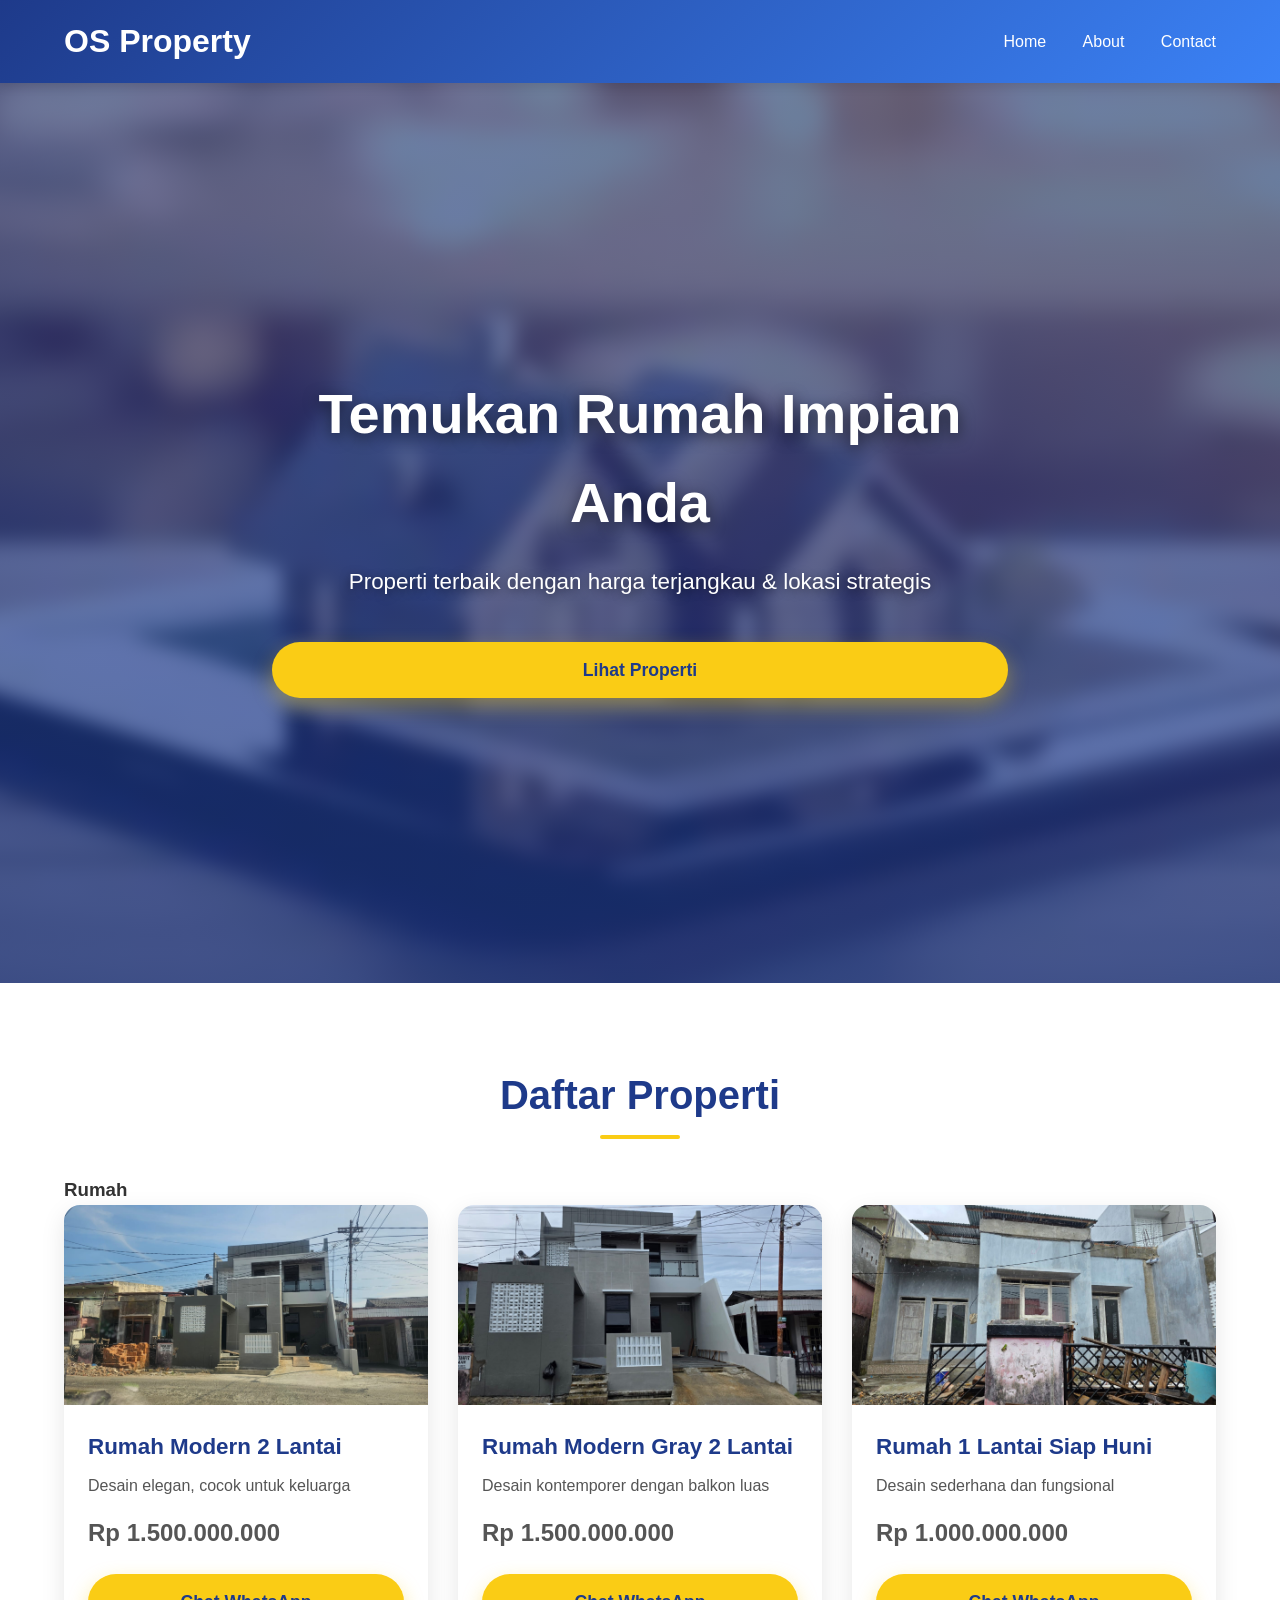
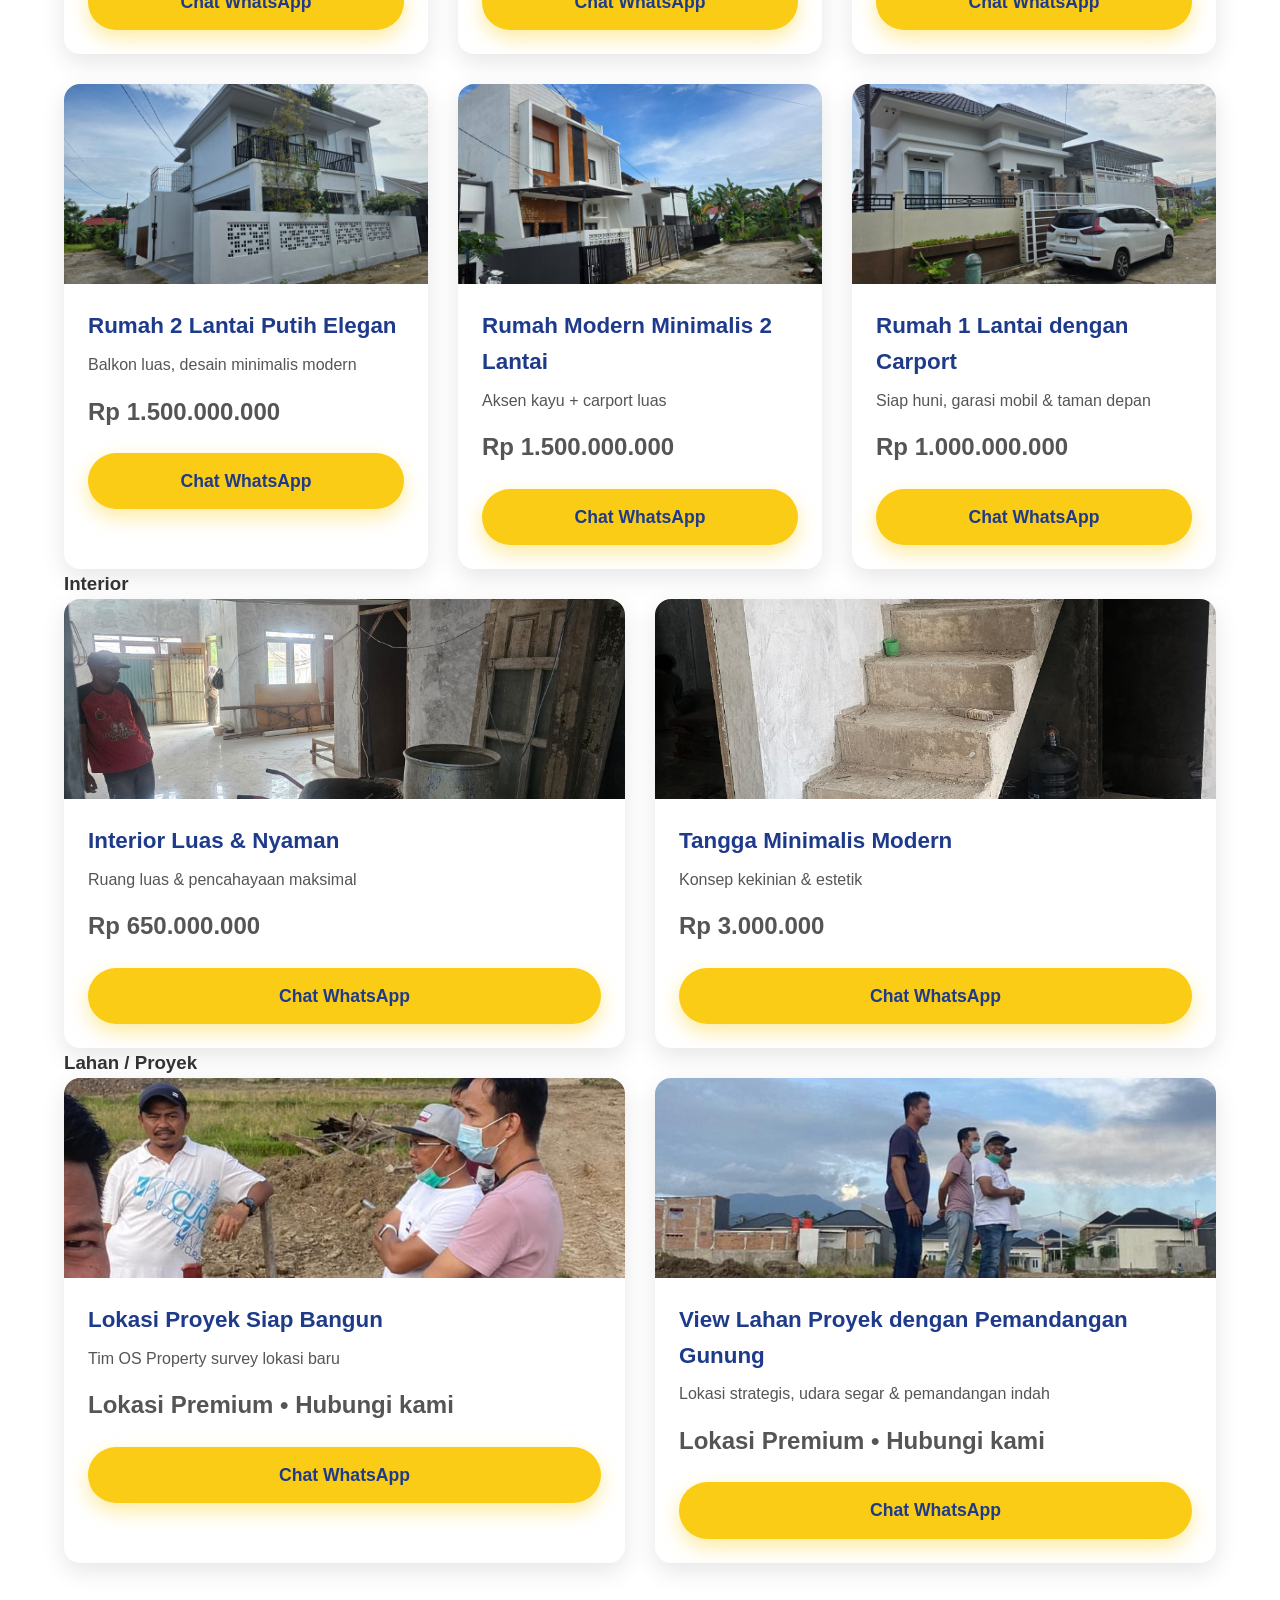
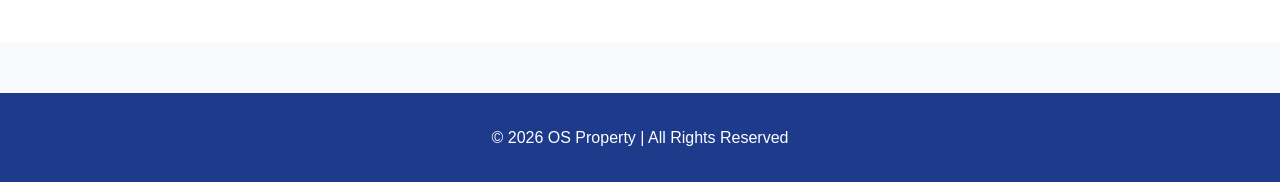
<file: index.html>
<!DOCTYPE html>
<html lang="id">
<head>
    <meta charset="UTF-8">
    <title>OS Property</title>
    <link rel="stylesheet" href="style.css">
    
    <!-- CSS untuk gambar kecil + Modal -->
    <style>
        .card img {
            width: 100%;
            height: 200px;
            object-fit: cover;
            border-radius: 8px 8px 0 0;
            display: block;
            cursor: pointer;
            transition: transform 0.2s;
        }
        .card img:hover {
            transform: scale(1.05);
        }

        /* Modal (gambar besar) */
        .modal {
            display: none;
            position: fixed;
            z-index: 10000;
            left: 0;
            top: 0;
            width: 100%;
            height: 100%;
            background-color: rgba(0, 0, 0, 0.95);
            align-items: center;
            justify-content: center;
        }
        .modal-content {
            max-width: 90%;
            max-height: 90%;
            border-radius: 12px;
            box-shadow: 0 0 30px rgba(255,255,255,0.3);
        }
        .close {
            position: absolute;
            top: 25px;
            right: 35px;
            color: #fff;
            font-size: 50px;
            font-weight: bold;
            cursor: pointer;
            z-index: 10001;
        }
        .close:hover {
            color: #ff0000;
        }
    </style>
</head>
<body>

<header>
    <h1>OS Property</h1>
    <nav>
        <a href="index.html">Home</a>
        <a href="about.html">About</a>
        <a href="contact.html">Contact</a>
    </nav>
</header>

<section class="hero">
    <div class="overlay">
        <h2>Temukan Rumah Impian Anda</h2>
        <p>Properti terbaik dengan harga terjangkau & lokasi strategis</p>
        <a href="#properti" class="btn">Lihat Properti</a>
    </div>
</section>

<section id="properti">
    <h2 class="title">Daftar Properti</h2>

    <!-- ==================== KATEGORI RUMAH ==================== -->
    <div class="category">
        <h3>Rumah</h3>
        <div class="card-container">

            <!-- Rumah Lama -->
            <div class="card">
                <img src="images/rumah3.jpeg" alt="Rumah Modern 2 Lantai" onclick="openModal(this.src)">
                <div class="card-body">
                    <h3>Rumah Modern 2 Lantai</h3>
                    <p>Desain elegan, cocok untuk keluarga</p>
                    <p class="harga">Rp 1.500.000.000</p>
                    <a href="https://wa.me/628123456789" target="_blank" class="btn">Chat WhatsApp</a>
                </div>
            </div>

            <div class="card">
                <img src="images/rumah4.jpeg" alt="Rumah Modern Gray" onclick="openModal(this.src)">
                <div class="card-body">
                    <h3>Rumah Modern Gray 2 Lantai</h3>
                    <p>Desain kontemporer dengan balkon luas</p>
                    <p class="harga">Rp 1.500.000.000</p>
                    <a href="https://wa.me/628123456789" target="_blank" class="btn">Chat WhatsApp</a>
                </div>
            </div>

            <div class="card">
                <img src="images/rumah5.jpeg" alt="Rumah 1 Lantai" onclick="openModal(this.src)">
                <div class="card-body">
                    <h3>Rumah 1 Lantai Siap Huni</h3>
                    <p>Desain sederhana dan fungsional</p>
                    <p class="harga">Rp 1.000.000.000</p>
                    <a href="https://wa.me/628123456789" target="_blank" class="btn">Chat WhatsApp</a>
                </div>
            </div>

            <!-- 3 Rumah Baru -->
            <div class="card">
                <img src="images/rumah8.jpeg" alt="Rumah 2 Lantai Putih Elegan" onclick="openModal(this.src)">
                <div class="card-body">
                    <h3>Rumah 2 Lantai Putih Elegan</h3>
                    <p>Balkon luas, desain minimalis modern</p>
                    <p class="harga">Rp 1.500.000.000</p>
                    <a href="https://wa.me/628123456789" target="_blank" class="btn">Chat WhatsApp</a>
                </div>
            </div>

            <div class="card">
                <img src="images/rumah9.jpeg" alt="Rumah Modern Minimalis" onclick="openModal(this.src)">
                <div class="card-body">
                    <h3>Rumah Modern Minimalis 2 Lantai</h3>
                    <p>Aksen kayu + carport luas</p>
                    <p class="harga">Rp 1.500.000.000</p>
                    <a href="https://wa.me/628123456789" target="_blank" class="btn">Chat WhatsApp</a>
                </div>
            </div>

            <div class="card">
                <img src="images/rumah10.jpeg" alt="Rumah 1 Lantai dengan Carport" onclick="openModal(this.src)">
                <div class="card-body">
                    <h3>Rumah 1 Lantai dengan Carport</h3>
                    <p>Siap huni, garasi mobil & taman depan</p>
                    <p class="harga">Rp 1.000.000.000</p>
                    <a href="https://wa.me/628123456789" target="_blank" class="btn">Chat WhatsApp</a>
                </div>
            </div>

        </div>
    </div>

    <!-- ==================== KATEGORI INTERIOR ==================== -->
    <div class="category">
        <h3>Interior</h3>
        <div class="card-container">
            <div class="card">
                <img src="images/rumah2.jpeg" alt="Interior Luas" onclick="openModal(this.src)">
                <div class="card-body">
                    <h3>Interior Luas & Nyaman</h3>
                    <p>Ruang luas & pencahayaan maksimal</p>
                    <p class="harga">Rp 650.000.000</p>
                    <a href="https://wa.me/628123456789" target="_blank" class="btn">Chat WhatsApp</a>
                </div>
            </div>

            <div class="card">
                <img src="images/rumah1.jpeg" alt="Tangga Minimalis" onclick="openModal(this.src)">
                <div class="card-body">
                    <h3>Tangga Minimalis Modern</h3>
                    <p>Konsep kekinian & estetik</p>
                    <p class="harga">Rp 3.000.000</p>
                    <a href="https://wa.me/628123456789" target="_blank" class="btn">Chat WhatsApp</a>
                </div>
            </div>
        </div>
    </div>

    <!-- ==================== KATEGORI LAHAN / PROYEK ==================== -->
    <div class="category">
        <h3>Lahan / Proyek</h3>
        <div class="card-container">
            <div class="card">
                <img src="images/rumah6.jpeg" alt="Site Visit Proyek" onclick="openModal(this.src)">
                <div class="card-body">
                    <h3>Lokasi Proyek Siap Bangun</h3>
                    <p>Tim OS Property survey lokasi baru</p>
                    <p class="harga">Lokasi Premium • Hubungi kami</p>
                    <a href="https://wa.me/628123456789" target="_blank" class="btn">Chat WhatsApp</a>
                </div>
            </div>

            <div class="card">
                <img src="images/rumah7.jpeg" alt="View Lahan Proyek" onclick="openModal(this.src)">
                <div class="card-body">
                    <h3>View Lahan Proyek dengan Pemandangan Gunung</h3>
                    <p>Lokasi strategis, udara segar & pemandangan indah</p>
                    <p class="harga">Lokasi Premium • Hubungi kami</p>
                    <a href="https://wa.me/628123456789" target="_blank" class="btn">Chat WhatsApp</a>
                </div>
            </div>
        </div>
    </div>
</section>

<!-- ==================== MODAL GAMBAR BESAR ==================== -->
<div id="imageModal" class="modal">
    <span class="close" onclick="closeModal()">&times;</span>
    <img class="modal-content" id="modalImage">
</div>

<footer>
    <p>© 2026 OS Property | All Rights Reserved</p>
</footer>

<script>
    const modal = document.getElementById("imageModal");
    const modalImg = document.getElementById("modalImage");

    function openModal(src) {
        modal.style.display = "flex";
        modalImg.src = src;
    }

    function closeModal() {
        modal.style.display = "none";
    }

    modal.addEventListener('click', function(e) {
        if (e.target === modal) closeModal();
    });
</script>

</body>
</html>
</file>
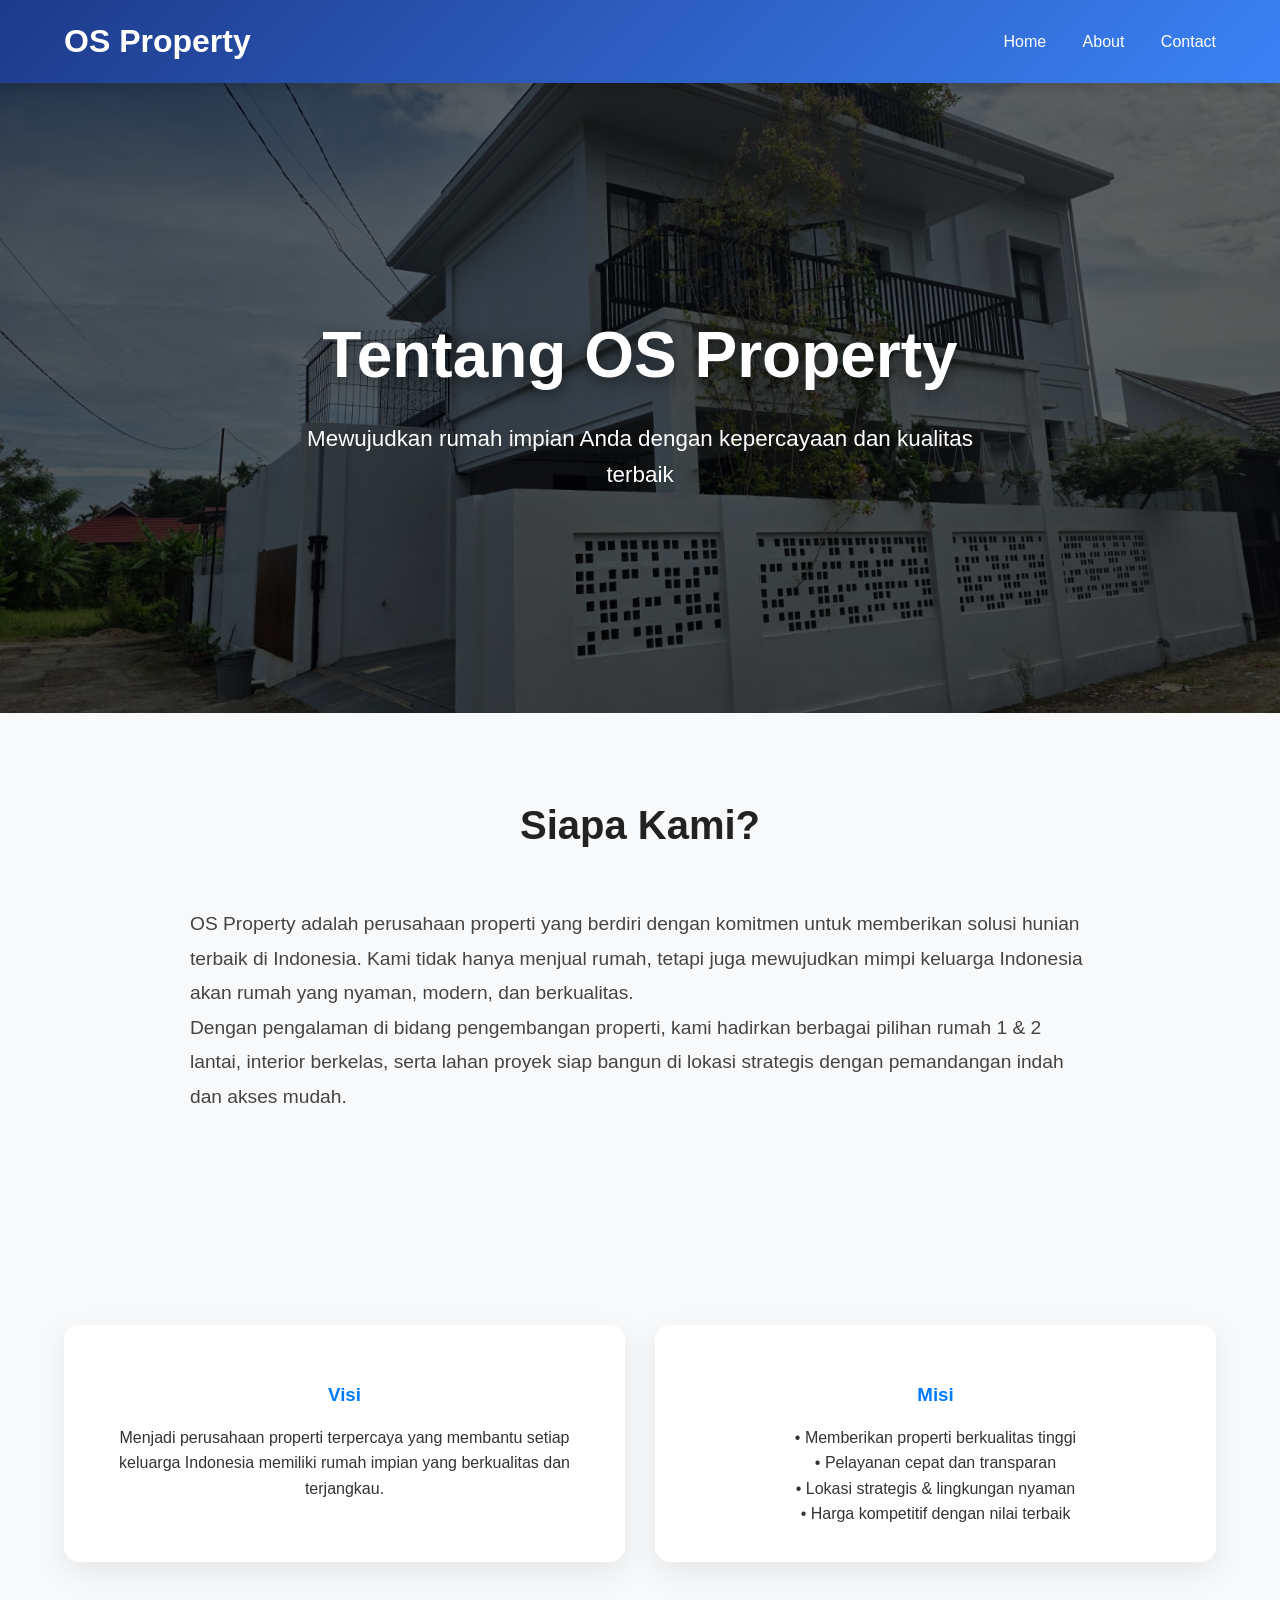
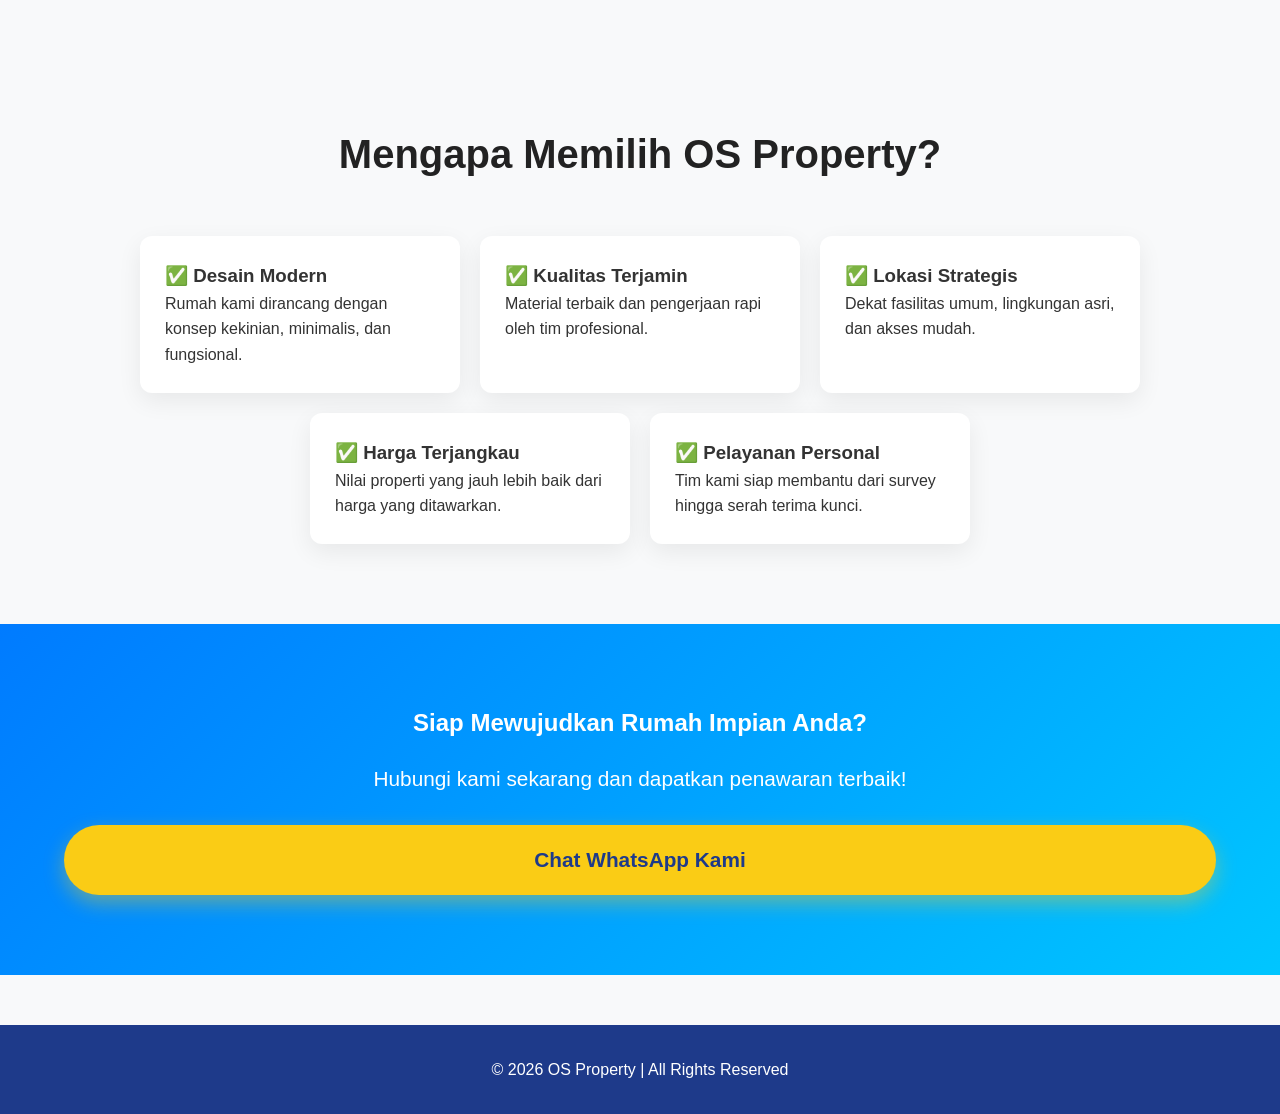
<file: about.html>
<!DOCTYPE html>
<html lang="id">
<head>
    <meta charset="UTF-8">
    <meta name="viewport" content="width=device-width, initial-scale=1.0">
    <title>Tentang Kami - OS Property</title>
    <link rel="stylesheet" href="style.css">
    
    <style>
        .hero-about {
            height: 70vh;
            background: linear-gradient(rgba(0,0,0,0.6), rgba(0,0,0,0.6)), url('images/rumah8.jpeg') center/cover no-repeat;
            display: flex;
            align-items: center;
            justify-content: center;
            text-align: center;
            color: white;
        }
        .hero-about h1 {
            font-size: 4rem;
            margin-bottom: 15px;
            text-shadow: 0 4px 15px rgba(0,0,0,0.5);
        }
        .hero-about p {
            font-size: 1.4rem;
            max-width: 700px;
        }

        .about-section {
            padding: 80px 5%;
        }
        .section-title {
            text-align: center;
            font-size: 2.5rem;
            margin-bottom: 50px;
            color: #222;
        }
        .about-text {
            max-width: 900px;
            margin: 0 auto;
            font-size: 1.2rem;
            line-height: 1.8;
            color: #444;
        }

        .values-grid {
            display: grid;
            grid-template-columns: repeat(auto-fit, minmax(300px, 1fr));
            gap: 30px;
            margin-top: 50px;
        }
        .value-card {
            background: white;
            padding: 35px 25px;
            border-radius: 15px;
            box-shadow: 0 10px 30px rgba(0,0,0,0.08);
            text-align: center;
            transition: transform 0.3s;
        }
        .value-card:hover {
            transform: translateY(-10px);
        }
        .value-card h3 {
            color: #007bff;
            margin: 20px 0 15px;
        }

        .why-us {
            background: #f8f9fa;
        }
        .why-list {
            display: flex;
            flex-wrap: wrap;
            gap: 20px;
            justify-content: center;
        }
        .why-item {
            background: white;
            padding: 25px;
            border-radius: 12px;
            width: 320px;
            box-shadow: 0 8px 25px rgba(0,0,0,0.07);
        }
    </style>
</head>
<body>

<header>
    <h1>OS Property</h1>
    <nav>
        <a href="index.html">Home</a>
        <a href="about.html" class="active">About</a>
        <a href="contact.html">Contact</a>
    </nav>
</header>

<!-- HERO ABOUT -->
<section class="hero-about">
    <div>
        <h1>Tentang OS Property</h1>
        <p>Mewujudkan rumah impian Anda dengan kepercayaan dan kualitas terbaik</p>
    </div>
</section>

<!-- SIAPA KAMI -->
<section class="about-section">
    <h2 class="section-title">Siapa Kami?</h2>
    <div class="about-text">
        <p>
            OS Property adalah perusahaan properti yang berdiri dengan komitmen untuk memberikan solusi hunian terbaik di Indonesia. 
            Kami tidak hanya menjual rumah, tetapi juga mewujudkan mimpi keluarga Indonesia akan rumah yang nyaman, modern, dan berkualitas.
        </p>
        <p>
            Dengan pengalaman di bidang pengembangan properti, kami hadirkan berbagai pilihan rumah 1 & 2 lantai, interior berkelas, 
            serta lahan proyek siap bangun di lokasi strategis dengan pemandangan indah dan akses mudah.
        </p>
    </div>
</section>

<!-- VISI & MISI -->
<section class="about-section" style="background:#f8f9fa;">
    <div class="values-grid">
        <div class="value-card">
            <h3>Visi</h3>
            <p>Menjadi perusahaan properti terpercaya yang membantu setiap keluarga Indonesia memiliki rumah impian yang berkualitas dan terjangkau.</p>
        </div>
        <div class="value-card">
            <h3>Misi</h3>
            <p>
                • Memberikan properti berkualitas tinggi<br>
                • Pelayanan cepat dan transparan<br>
                • Lokasi strategis & lingkungan nyaman<br>
                • Harga kompetitif dengan nilai terbaik
            </p>
        </div>
    </div>
</section>

<!-- MENGAPA MEMILIH KAMI -->
<section class="about-section why-us">
    <h2 class="section-title">Mengapa Memilih OS Property?</h2>
    <div class="why-list">
        <div class="why-item">
            <h3>✅ Desain Modern</h3>
            <p>Rumah kami dirancang dengan konsep kekinian, minimalis, dan fungsional.</p>
        </div>
        <div class="why-item">
            <h3>✅ Kualitas Terjamin</h3>
            <p>Material terbaik dan pengerjaan rapi oleh tim profesional.</p>
        </div>
        <div class="why-item">
            <h3>✅ Lokasi Strategis</h3>
            <p>Dekat fasilitas umum, lingkungan asri, dan akses mudah.</p>
        </div>
        <div class="why-item">
            <h3>✅ Harga Terjangkau</h3>
            <p>Nilai properti yang jauh lebih baik dari harga yang ditawarkan.</p>
        </div>
        <div class="why-item">
            <h3>✅ Pelayanan Personal</h3>
            <p>Tim kami siap membantu dari survey hingga serah terima kunci.</p>
        </div>
    </div>
</section>

<!-- CALL TO ACTION -->
<section class="about-section" style="text-align:center; background:linear-gradient(135deg, #007bff, #00c6ff); color:white;">
    <h2 style="color:white;">Siap Mewujudkan Rumah Impian Anda?</h2>
    <p style="font-size:1.3rem; margin:20px 0;">Hubungi kami sekarang dan dapatkan penawaran terbaik!</p>
    <a href="https://wa.me/628123456789" target="_blank" class="btn" style="font-size:1.3rem; padding:18px 40px;">Chat WhatsApp Kami</a>
</section>

<footer>
    <p>© 2026 OS Property | All Rights Reserved</p>
</footer>

</body>
</html>
</file>
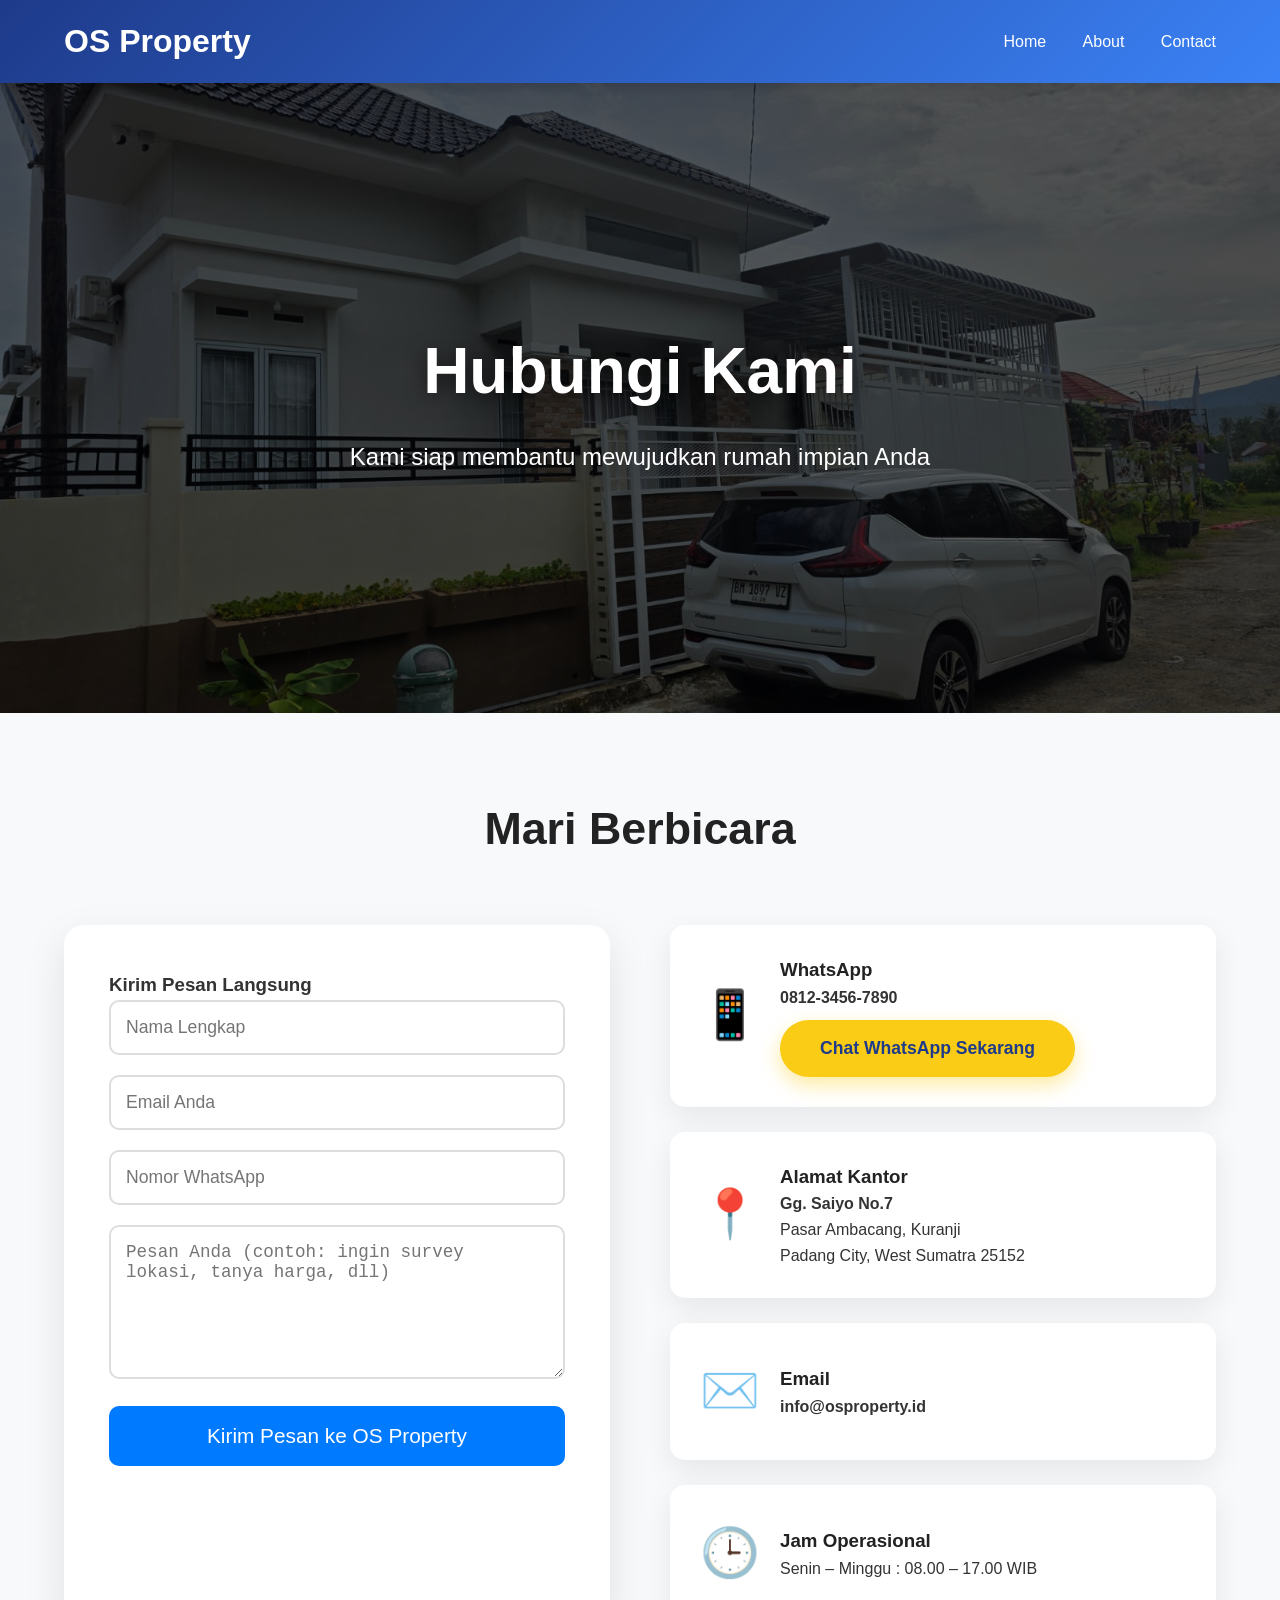
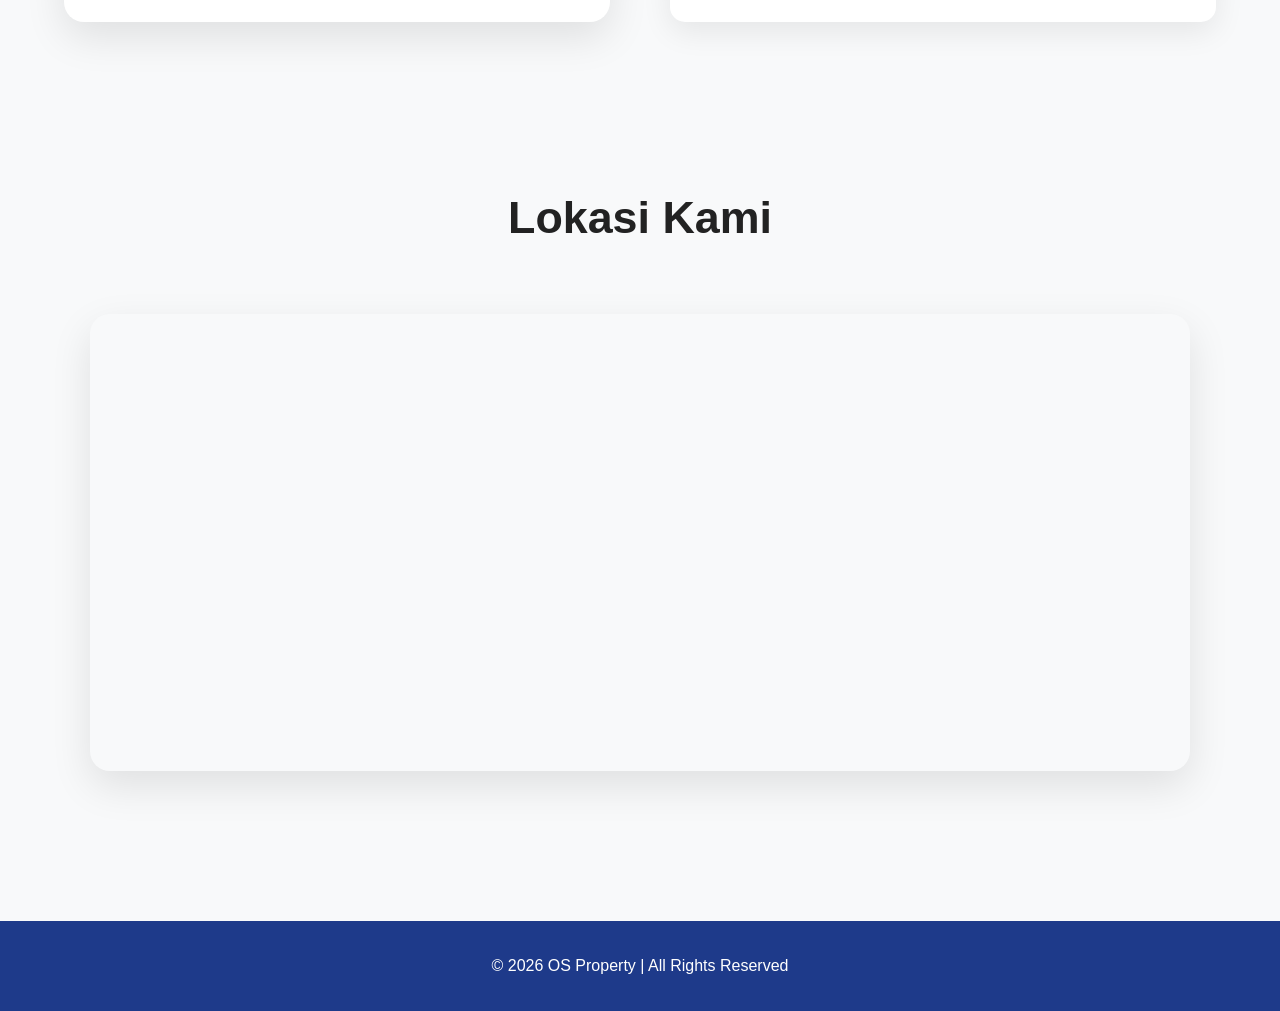
<file: contact.html>
<!DOCTYPE html>
<html lang="id">
<head>
    <meta charset="UTF-8">
    <meta name="viewport" content="width=device-width, initial-scale=1.0">
    <title>Hubungi Kami - OS Property</title>
    <link rel="stylesheet" href="style.css">
    
    <style>
        .hero-contact {
            height: 70vh;
            background: linear-gradient(rgba(0,0,0,0.65), rgba(0,0,0,0.65)), 
                        url('images/rumah10.jpeg') center/cover no-repeat;
            display: flex;
            align-items: center;
            justify-content: center;
            text-align: center;
            color: white;
        }
        .hero-contact h1 {
            font-size: 4rem;
            margin-bottom: 15px;
            text-shadow: 0 4px 20px rgba(0,0,0,0.6);
        }
        .hero-contact p {
            font-size: 1.5rem;
        }

        .contact-section {
            padding: 80px 5%;
        }
        .section-title {
            text-align: center;
            font-size: 2.8rem;
            margin-bottom: 60px;
            color: #222;
        }

        .contact-container {
            display: grid;
            grid-template-columns: 1fr 1fr;
            gap: 60px;
            max-width: 1200px;
            margin: 0 auto;
        }

        .contact-form {
            background: white;
            padding: 45px;
            border-radius: 20px;
            box-shadow: 0 15px 40px rgba(0,0,0,0.1);
        }
        .contact-form input,
        .contact-form textarea {
            width: 100%;
            padding: 15px;
            margin-bottom: 20px;
            border: 2px solid #ddd;
            border-radius: 10px;
            font-size: 1.1rem;
        }
        .contact-form input:focus,
        .contact-form textarea:focus {
            border-color: #007bff;
            outline: none;
        }
        .contact-form button {
            width: 100%;
            padding: 18px;
            font-size: 1.3rem;
            background: #007bff;
            color: white;
            border: none;
            border-radius: 10px;
            cursor: pointer;
            transition: 0.3s;
        }
        .contact-form button:hover {
            background: #0056b3;
            transform: translateY(-3px);
        }

        .contact-info {
            display: flex;
            flex-direction: column;
            gap: 25px;
        }
        .info-card {
            background: white;
            padding: 30px;
            border-radius: 15px;
            box-shadow: 0 10px 30px rgba(0,0,0,0.08);
            display: flex;
            align-items: center;
            gap: 20px;
        }
        .info-card i {
            font-size: 2.5rem;
            color: #007bff;
        }
        .info-card h3 {
            margin: 0;
            color: #222;
        }

        @media (max-width: 768px) {
            .contact-container {
                grid-template-columns: 1fr;
            }
            .hero-contact h1 {
                font-size: 2.8rem;
            }
        }
    </style>
</head>
<body>

<header>
    <h1>OS Property</h1>
    <nav>
        <a href="index.html">Home</a>
        <a href="about.html">About</a>
        <a href="contact.html" class="active">Contact</a>
    </nav>
</header>

<!-- HERO CONTACT -->
<section class="hero-contact">
    <div>
        <h1>Hubungi Kami</h1>
        <p>Kami siap membantu mewujudkan rumah impian Anda</p>
    </div>
</section>

<section class="contact-section">
    <h2 class="section-title">Mari Berbicara</h2>
    
    <div class="contact-container">

        <!-- FORMULIR KONTAK -->
        <div class="contact-form">
            <h3>Kirim Pesan Langsung</h3>
            <form action="#" method="POST">
                <input type="text" placeholder="Nama Lengkap" required>
                <input type="email" placeholder="Email Anda" required>
                <input type="tel" placeholder="Nomor WhatsApp" required>
                <textarea rows="6" placeholder="Pesan Anda (contoh: ingin survey lokasi, tanya harga, dll)" required></textarea>
                <button type="submit">Kirim Pesan ke OS Property</button>
            </form>
        </div>

        <!-- INFO KONTAK -->
        <div class="contact-info">

            <div class="info-card">
                <span style="font-size:3rem;">📱</span>
                <div>
                    <h3>WhatsApp</h3>
                    <p><strong>0812-3456-7890</strong></p>
                    <a href="https://wa.me/628123456789" target="_blank" class="btn" style="display:inline-block; margin-top:10px;">
                        Chat WhatsApp Sekarang
                    </a>
                </div>
            </div>

            <div class="info-card">
                <span style="font-size:3rem;">📍</span>
                <div>
                    <h3>Alamat Kantor</h3>
                    <p><strong>Gg. Saiyo No.7</strong><br>
                       Pasar Ambacang, Kuranji<br>
                       Padang City, West Sumatra 25152</p>
                </div>
            </div>

            <div class="info-card">
                <span style="font-size:3rem;">✉️</span>
                <div>
                    <h3>Email</h3>
                    <p><strong>info@osproperty.id</strong></p>
                </div>
            </div>

            <div class="info-card">
                <span style="font-size:3rem;">🕒</span>
                <div>
                    <h3>Jam Operasional</h3>
                    <p>Senin – Minggu : 08.00 – 17.00 WIB</p>
                </div>
            </div>

        </div>
    </div>
</section>

<!-- GOOGLE MAPS -->
<section class="contact-section" style="background:#f8f9fa; padding-bottom:100px;">
    <h2 class="section-title">Lokasi Kami</h2>
    <div style="max-width:1100px; margin:0 auto; border-radius:20px; overflow:hidden; box-shadow:0 15px 40px rgba(0,0,0,0.1);">
        <iframe 
            src="https://www.google.com/maps/embed?pb=!1m18!1m12!1m3!1d3989.8!2d100.3635!3d-0.9245!2m3!1f0!2f0!3f0!3m2!1i1024!2i768!4f13.1!3m3!1m2!1s0x0%3A0x0!2zR2cuIFNhaXlvIE5vLjc%2CIFBhc2FyIEFtYmFjYW5nLCBLdXJhbmppLCBQYWRhbmcgQ2l0eQ!5e0!3m2!1sid!2sid!4v1744101234567" 
            width="100%" 
            height="450" 
            style="border:0;" 
            allowfullscreen="" 
            loading="lazy"
            referrerpolicy="no-referrer-when-downgrade">
        </iframe>
    </div>
</section>

<footer>
    <p>© 2026 OS Property | All Rights Reserved</p>
</footer>

</body>
</html>
</file>
<file: style.css>
/* ====================== STYLE.CSS - OS PROPERTY (TERBARU) ====================== */
* {
    margin: 0;
    padding: 0;
    box-sizing: border-box;
}

body {
    font-family: 'Segoe UI', Tahoma, Geneva, Verdana, sans-serif;
    line-height: 1.6;
    color: #333;
    background-color: #f8f9fa;
}

/* ====================== HEADER ====================== */
header {
    background: linear-gradient(135deg, #1e3a8a, #3b82f6);
    color: white;
    padding: 1rem 5%;
    display: flex;
    justify-content: space-between;
    align-items: center;
    box-shadow: 0 4px 10px rgba(0, 0, 0, 0.1);
    position: sticky;
    top: 0;
    z-index: 100;
}

h1 {
    font-size: 2rem;
    font-weight: 700;
}

nav a {
    color: white;
    text-decoration: none;
    margin-left: 2rem;
    font-weight: 500;
    transition: all 0.3s;
}

nav a:hover {
    color: #facc15;
    transform: translateY(-2px);
}

/* ====================== HERO SECTION (wallpaper.jpeg + BLUR) ====================== */
.hero {
    height: 100vh;
    min-height: 600px;
    position: relative;
    display: flex;
    align-items: center;
    justify-content: center;
    text-align: center;
    color: white;
    overflow: hidden;
}

.hero::before {
    content: '';
    position: absolute;
    top: 0;
    left: 0;
    width: 100%;
    height: 100%;
    background: url('images/wallpaper.jpeg') center/cover no-repeat;
    filter: blur(8px);
    transform: scale(1.1);
    z-index: -2;
}

.hero::after {
    content: '';
    position: absolute;
    top: 0;
    left: 0;
    width: 100%;
    height: 100%;
    background: linear-gradient(rgba(30, 58, 138, 0.65), rgba(30, 58, 138, 0.75));
    z-index: -1;
}

.overlay {
    max-width: 800px;
    padding: 2rem;
    z-index: 2;
    position: relative;
}

.hero h2 {
    font-size: 3.5rem;
    margin-bottom: 1rem;
    text-shadow: 0 4px 15px rgba(0,0,0,0.6);
}

.hero p {
    font-size: 1.4rem;
    margin-bottom: 2rem;
    text-shadow: 0 2px 10px rgba(0,0,0,0.5);
}

.btn {
    display: inline-block;
    background: #facc15;
    color: #1e3a8a;
    padding: 14px 40px;
    border-radius: 50px;
    text-decoration: none;
    font-weight: 700;
    font-size: 1.1rem;
    transition: all 0.4s;
    box-shadow: 0 8px 20px rgba(250, 204, 21, 0.4);
}

.btn:hover {
    background: #eab308;
    transform: scale(1.08);
    box-shadow: 0 12px 25px rgba(250, 204, 21, 0.5);
}

/* ====================== DAFTAR PROPERTI ====================== */
#properti {
    padding: 80px 5%;
    background: white;
}

.title {
    text-align: center;
    font-size: 2.5rem;
    margin-bottom: 3rem;
    color: #1e3a8a;
    position: relative;
}

.title::after {
    content: '';
    width: 80px;
    height: 4px;
    background: #facc15;
    position: absolute;
    bottom: -12px;
    left: 50%;
    transform: translateX(-50%);
    border-radius: 2px;
}

.card-container {
    display: grid;
    grid-template-columns: repeat(auto-fit, minmax(320px, 1fr));
    gap: 30px;
    max-width: 1400px;
    margin: 0 auto;
}

.card {
    background: white;
    border-radius: 16px;
    overflow: hidden;
    box-shadow: 0 8px 25px rgba(0, 0, 0, 0.1);
    transition: all 0.4s ease;
}

.card:hover {
    transform: translateY(-15px);
    box-shadow: 0 20px 40px rgba(0, 0, 0, 0.15);
}

.card img {
    width: 100%;
    height: 220px;
    object-fit: cover;
    transition: all 0.4s;
}

.card:hover img {
    transform: scale(1.08);
}

.card-body {
    padding: 1.5rem;
}

.card-body h3 {
    font-size: 1.4rem;
    margin-bottom: 8px;
    color: #1e3a8a;
}

.card-body p {
    color: #555;
    margin-bottom: 12px;
}

.harga {
    font-size: 1.5rem;
    font-weight: 700;
    color: #16a34a;
    margin: 15px 0;
}

.btn {
    width: 100%;
    text-align: center;
    margin-top: 10px;
}

/* ====================== FOOTER ====================== */
footer {
    background: #1e3a8a;
    color: white;
    text-align: center;
    padding: 2rem;
    margin-top: 50px;
}

/* ====================== RESPONSIVE ====================== */
@media (max-width: 768px) {
    .hero h2 {
        font-size: 2.8rem;
    }
    .card img {
        height: 200px;
    }
}
</file>
